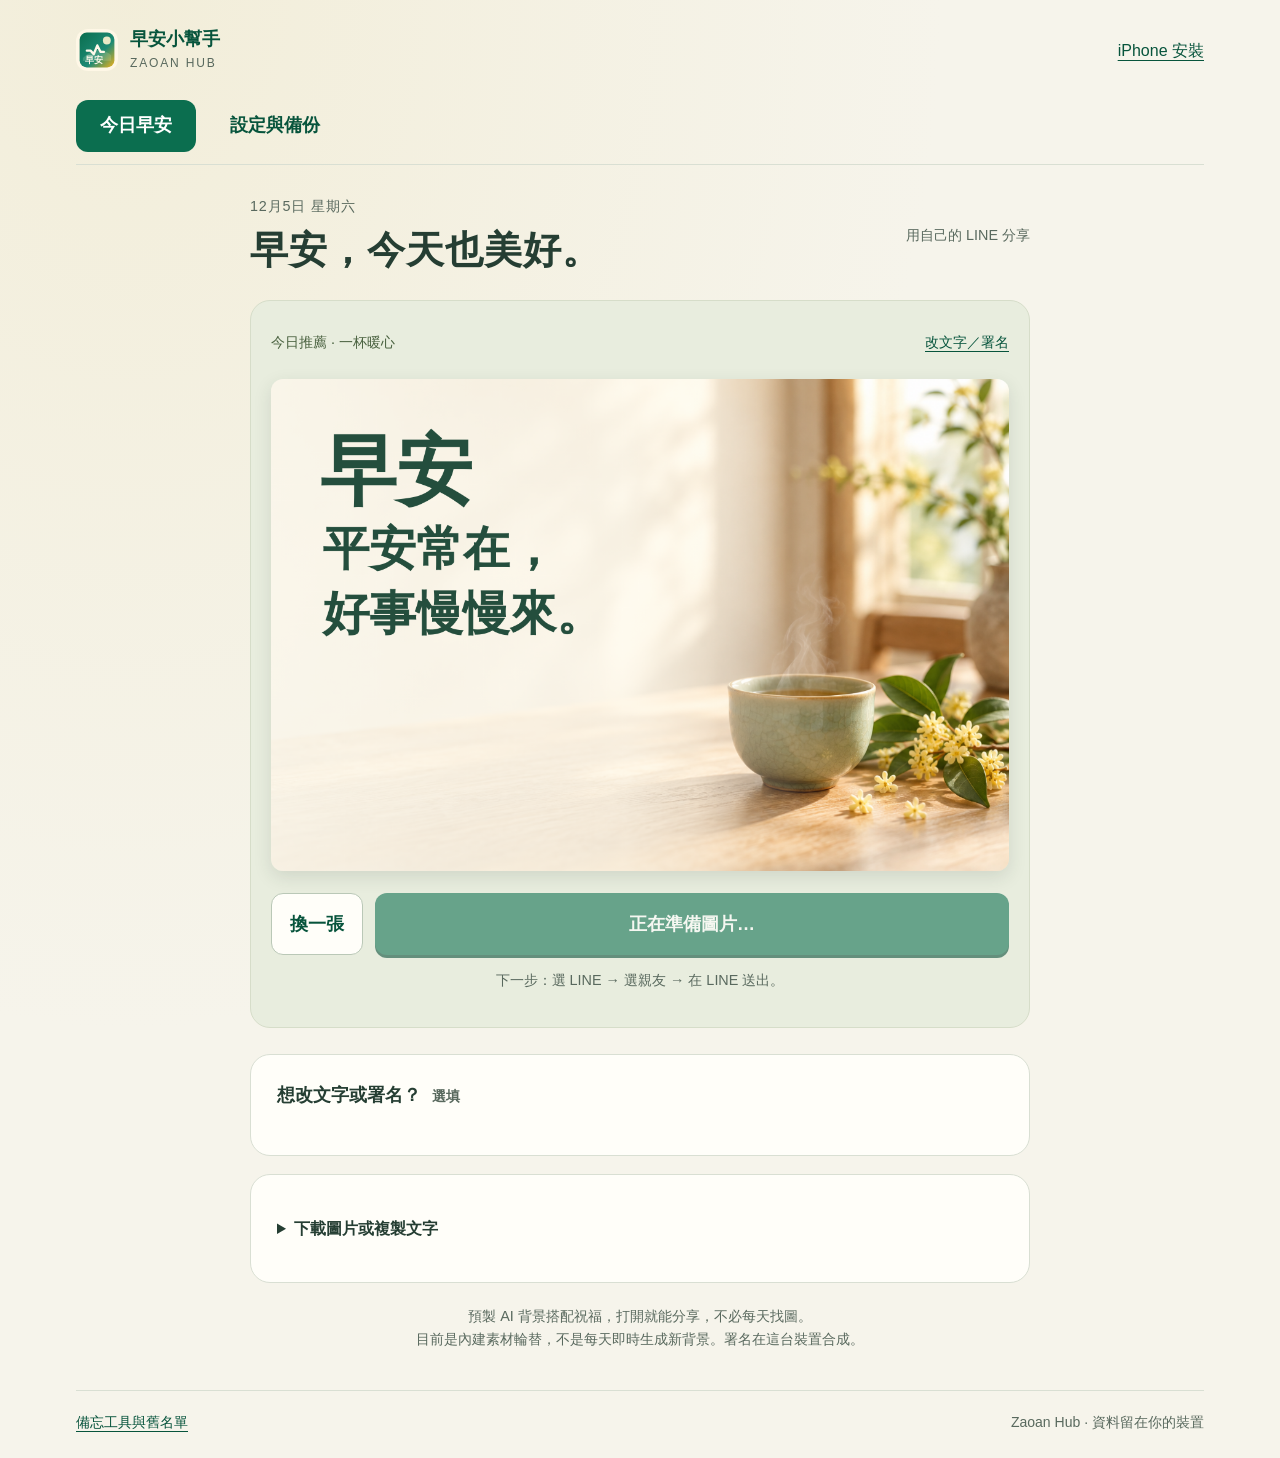
<file: app/index.html>
<!doctype html>
<html lang="zh-Hant">
<head>
  <meta charset="utf-8">
  <meta name="viewport" content="width=device-width, initial-scale=1, viewport-fit=cover">
  <meta http-equiv="Content-Security-Policy" content="default-src 'self'; base-uri 'none'; object-src 'none'; script-src 'self'; style-src 'self'; img-src 'self' data: blob:; connect-src 'self'; font-src 'self'; manifest-src 'self'; worker-src 'self'; form-action 'self'">
  <meta name="theme-color" content="#0b6e4f">
  <meta name="description" content="打開就有早安圖，換一張、加上署名，再用自己的 LINE 分享給親友。">
  <meta name="apple-mobile-web-app-capable" content="yes">
  <meta name="apple-mobile-web-app-status-bar-style" content="default">
  <meta name="apple-mobile-web-app-title" content="早安小幫手">
  <title>早安小幫手 · Zaoan Hub</title>
  <link rel="manifest" href="./manifest.webmanifest">
  <link rel="icon" href="./icon.svg" type="image/svg+xml">
  <link rel="apple-touch-icon" href="./icon.svg">
  <link rel="stylesheet" href="./styles.css">
</head>
<body>
  <a class="skip-link" href="#main">跳到主要內容</a>
  <div class="shell">
    <header class="app-header">
      <a class="brand" href="#today"><img src="./icon.svg" width="42" height="42" alt=""><span>早安小幫手<small>ZAOAN HUB</small></span></a>
      <a class="help-link" href="./guide.html">iPhone 安裝</a>
    </header>
    <nav class="app-nav" aria-label="主要選單">
      <a href="#today" data-view-link="today" aria-current="page">今日早安</a>
      <a href="#settings" data-view-link="settings">設定與備份</a>
    </nav>
    <p id="storage-warning" class="notice warning" role="alert" hidden></p>
    <div id="update-notice" class="notice update-notice" hidden><span>新版已準備好，方便時再更新。</span><button id="update-button" class="button button-secondary" type="button">重新開啟新版</button></div>
    <p id="status-box" class="status-box" role="status" aria-live="polite" aria-atomic="true"></p>
    <noscript><p class="notice warning">需要開啟 JavaScript 才能製作圖片與儲存名單。安裝說明仍可閱讀。</p></noscript>
    <main id="main" tabindex="-1">
      <section id="today" data-view aria-labelledby="today-title">
        <div class="page-heading"><div><p class="eyebrow" id="today-date">每天一點心意</p><h1 id="today-title" tabindex="-1">早安，今天也美好。</h1></div><span class="quiet-label">用自己的 LINE 分享</span></div>
        <div class="workspace">
          <section class="preview-panel" aria-label="圖片與分享">
            <div class="preview-label"><span id="greeting-label">今天的推薦</span><button id="edit-message-button" class="edit-link" type="button">改文字／署名</button></div>
            <canvas id="preview-canvas" width="1200" height="800" role="img" aria-label="早安圖預覽"></canvas>
            <p id="preview-summary" class="sr-only"></p>
            <div class="share-actions">
              <div class="primary-actions"><button id="next-greeting-button" class="button button-secondary" type="button">換一張</button><button id="share-button" class="button button-primary share-button" type="button" disabled>正在準備圖片…</button></div>
              <p id="share-help" class="helper">下一步：選 LINE → 選親友 → 在 LINE 送出。</p>
              <p id="share-result" class="helper" role="status" aria-live="polite"></p>
              <p id="artwork-status" class="helper" role="status" hidden></p>
            </div>
          </section>
          <details id="greeting-editor" class="composer panel">
            <summary>想改文字或署名？ <span class="quiet-label">選填</span></summary>
            <form id="campaign-form">
            <div class="section-heading"><h2>留一點自己的心意</h2><span id="draft-status" class="quiet-label">草稿</span></div>
            <label class="field" for="campaign-message"><span>祝福文字</span><textarea id="campaign-message" name="message" rows="3" maxlength="500" aria-describedby="message-hint message-count"></textarea></label>
            <div class="field-footer"><span id="message-hint">修改文字，圖片會一起更新。</span><span id="message-count">0 / 500</span></div>
            <div class="quick-messages" aria-label="快速換一句"><button type="button" class="phrase-button" data-message="早安，祝你今天平安順心、心情愉快。">平安順心</button><button type="button" class="phrase-button" data-message="新的一天，願你健康、快樂，笑容常在。">健康快樂</button><button type="button" class="phrase-button" data-message="早安！天氣多變，出門記得照顧自己。">貼心叮嚀</button></div>
            <label class="field" for="campaign-sender"><span>你的署名 <small>可不填，設定後會保留</small></span><input id="campaign-sender" name="sender" maxlength="20" placeholder="例如：美惠" autocomplete="off"></label>
            <p id="recommendation-help" class="helper"></p><button id="use-daily-button" class="button button-ghost" type="button">改用今日推薦</button>
            </form>
          </details>
          <details class="panel extra-sharing"><summary>下載圖片或複製文字</summary><div class="secondary-actions"><button id="download-button" class="button button-secondary" type="button" disabled>下載圖片</button><button id="copy-button" class="button button-secondary" type="button">複製祝福文字</button></div></details>
        </div>
        <p class="page-note">預製 AI 背景搭配祝福，打開就能分享，不必每天找圖。<br>目前是內建素材輪替，不是每天即時生成新背景。署名在這台裝置合成。</p>
      </section>
      <section id="contacts" data-view aria-labelledby="contacts-title" hidden>
        <div class="page-heading"><div><p class="eyebrow">保留原本的資料，不是分享的必填步驟</p><h1 id="contacts-title" tabindex="-1">備忘工具</h1></div><a class="button button-secondary" href="#today">回去準備早安圖</a></div>
        <p class="intro">這裡的名單與回覆勾記只供自己參考，不會同步到 LINE。想直接分享圖片，不需要使用這些工具。</p>
        <details class="panel recipient-details">
          <summary>今天想問候誰 <span id="selected-count" class="tag">選填</span></summary>
          <p class="helper">這是給自己看的備忘，不會傳出去，也不會替 LINE 選人。分享時仍要在 LINE 選朋友或群組。</p>
          <label class="field" for="campaign-group"><span>套用常用名單</span><select id="campaign-group" name="group"></select></label>
          <div id="campaign-recipients-picker" class="picker-grid"></div>
          <button id="clear-selection-button" class="button button-ghost" type="button">取消全部勾選</button>
          <ul id="recipient-preview" class="sr-only"></ul>
          <label class="field" for="campaign-title"><span>備忘標題，不會印在圖片上</span><input id="campaign-title" name="title" maxlength="30"></label>
        </details>
        <section id="daily-replies" class="panel daily-replies" aria-labelledby="daily-replies-title">
          <div class="section-heading"><div><p class="eyebrow" id="daily-replies-date"></p><h2 id="daily-replies-title" tabindex="-1">今天的回覆備忘</h2></div><span id="daily-replies-count" class="tag" role="status" aria-live="polite">尚未勾記</span></div>
          <p class="helper">手動記下誰傳來問候；本程式不會讀取 LINE，也不會替你選聊天室。每日勾記依裝置日期重新開始，親友名單與草稿會保留。</p>
          <div class="management-grid">
            <fieldset><legend>1. 今天收到誰的問候？</legend><div id="received-picker" class="picker-grid"></div><button id="add-contact-shortcut" class="button button-ghost" type="button">新增親友或聊天室備忘</button></fieldset>
            <div><h3>2. 在 LINE 回覆後，勾記完成</h3><p id="daily-replies-empty" class="empty-state">先在左側或上方勾記收到問候的對象。</p><div id="reply-checklist" class="list-stack"></div><p id="pending-replies" class="helper"></p><button id="prepare-replies-button" class="button button-secondary" type="button" disabled>回去準備圖片</button><p class="helper">最後仍要在 LINE 選人送出。取消分享或只開啟面板，都不會自動標記已回覆。</p></div>
          </div>
        </section>
        <div class="management-grid">
          <section class="panel"><div class="section-heading"><h2>親友</h2><span id="contact-count" class="tag">0 位</span></div>
            <form id="contact-form" class="stack-form">
              <label class="field" for="contact-name"><span>親友或聊天室暱稱</span><input id="contact-name" name="name" maxlength="20" required placeholder="例如：王阿姨、家族群" autocomplete="off"></label>
              <div class="form-row"><label class="field" for="contact-channel"><span>常用軟體</span><select id="contact-channel" name="channel"><option value="line">LINE</option><option value="imessage">iMessage</option><option value="email">Email</option><option value="unknown">未確認</option></select></label><label class="field" for="contact-note"><span>備註 <small>選填</small></span><input id="contact-note" name="note" maxlength="40" placeholder="例如：喜歡花草" autocomplete="off"></label></div>
              <button class="button button-primary" type="submit">新增親友</button>
            </form>
            <p id="contacts-empty" class="empty-state">還沒有親友名單。先記下一位常問候的人吧。</p><div id="contacts-list" class="list-stack"></div>
          </section>
          <section class="panel"><div class="section-heading"><h2>常用名單</h2><span id="group-count" class="tag">0 組</span></div>
            <form id="group-form" class="stack-form"><label class="field" for="group-name"><span>名單名稱</span><input id="group-name" name="name" maxlength="20" required placeholder="例如：社區朋友" autocomplete="off"></label><fieldset><legend>勾選親友</legend><div id="group-members-picker" class="picker-grid"></div></fieldset><button class="button button-primary" type="submit">建立常用名單</button></form>
            <p id="groups-empty" class="empty-state">把常一起問候的人放在同一份名單，下次不用逐個勾選。</p><div id="groups-list" class="list-stack"></div>
          </section>
        </div>
      </section>
      <section id="settings" data-view aria-labelledby="settings-title" hidden>
        <div class="page-heading"><div><p class="eyebrow">安心使用，記得備份</p><h1 id="settings-title" tabindex="-1">照顧好你的資料。</h1></div></div>
        <div class="settings-grid">
          <section class="panel"><h2>換手機或備份</h2><p>名單、草稿與回覆勾記只留在這台裝置，不會自動同步。清除瀏覽器資料前，請先下載備份。</p><div class="button-row"><button id="export-state-button" class="button button-primary" type="button">下載全部資料備份</button><button id="import-state-button" class="button button-secondary" type="button">從備份還原</button></div><input id="import-state-file" type="file" accept="application/json,.json" hidden><p class="helper">備份檔含親友姓名、備註與當日回覆勾記，請妥善保管。還原會取代目前資料。</p></section>
          <section class="panel"><div class="section-heading"><h2>在公務電腦上使用</h2><span id="privacy-mode-badge" class="tag">檢查儲存方式中</span></div><p id="privacy-mode-copy"></p><button id="privacy-mode-button" class="button button-secondary" type="button">啟用共用裝置模式</button><p class="helper">不是加密或密碼鎖。共用電腦離開前請備份、清空資料，並關閉相關分頁。</p></section>
          <section class="panel"><h2>安裝與離線使用</h2><div class="badge-row"><span id="app-mode-badge" class="tag">瀏覽器模式</span><span id="offline-badge" class="tag">正在準備離線使用…</span><span id="network-badge" class="tag"></span></div><p id="install-copy">首次開啟需要網路。離線準備完成後，可以離線寫祝福、製作圖片；LINE 送出仍需要網路。</p><a class="button button-secondary" href="./guide.html">查看 iPhone 安裝步驟</a></section>
          <section class="panel"><h2>其他操作</h2><p>匯出「今天想問候誰」勾選的備忘名單，或載入示範資料試用。當日回覆勾記請用上方的全部資料備份保存。</p><div class="button-row"><button id="export-button" class="button button-secondary" type="button">匯出這次的備忘名單</button><button id="seed-button" class="button button-ghost" type="button">載入示範名單</button></div><div class="danger-zone"><h3>清空這裡的資料</h3><p class="helper">清除本程式在這個分頁使用的名單、草稿與回覆勾記，不影響 LINE。此操作無法復原，請先備份。</p><button id="reset-button" class="button button-danger" type="button">清空名單與草稿</button></div></section>
        </div>
      </section>
    </main>
    <footer class="app-footer"><a href="#contacts" data-view-link="contacts">備忘工具與舊名單</a><span>Zaoan Hub · 資料留在你的裝置</span></footer>
  </div>
  <script src="./storage.js" defer></script>
  <script src="./state.js" defer></script>
  <script src="./greetings.js" defer></script>
  <script src="./app.js" defer></script>
  <script src="./data-transfer.js" defer></script>
  <script src="./privacy.js" defer></script>
  <script src="./pwa.js" defer></script>
  <script src="./legacy-upgrade.js" defer></script>
</body>
</html>
</file>
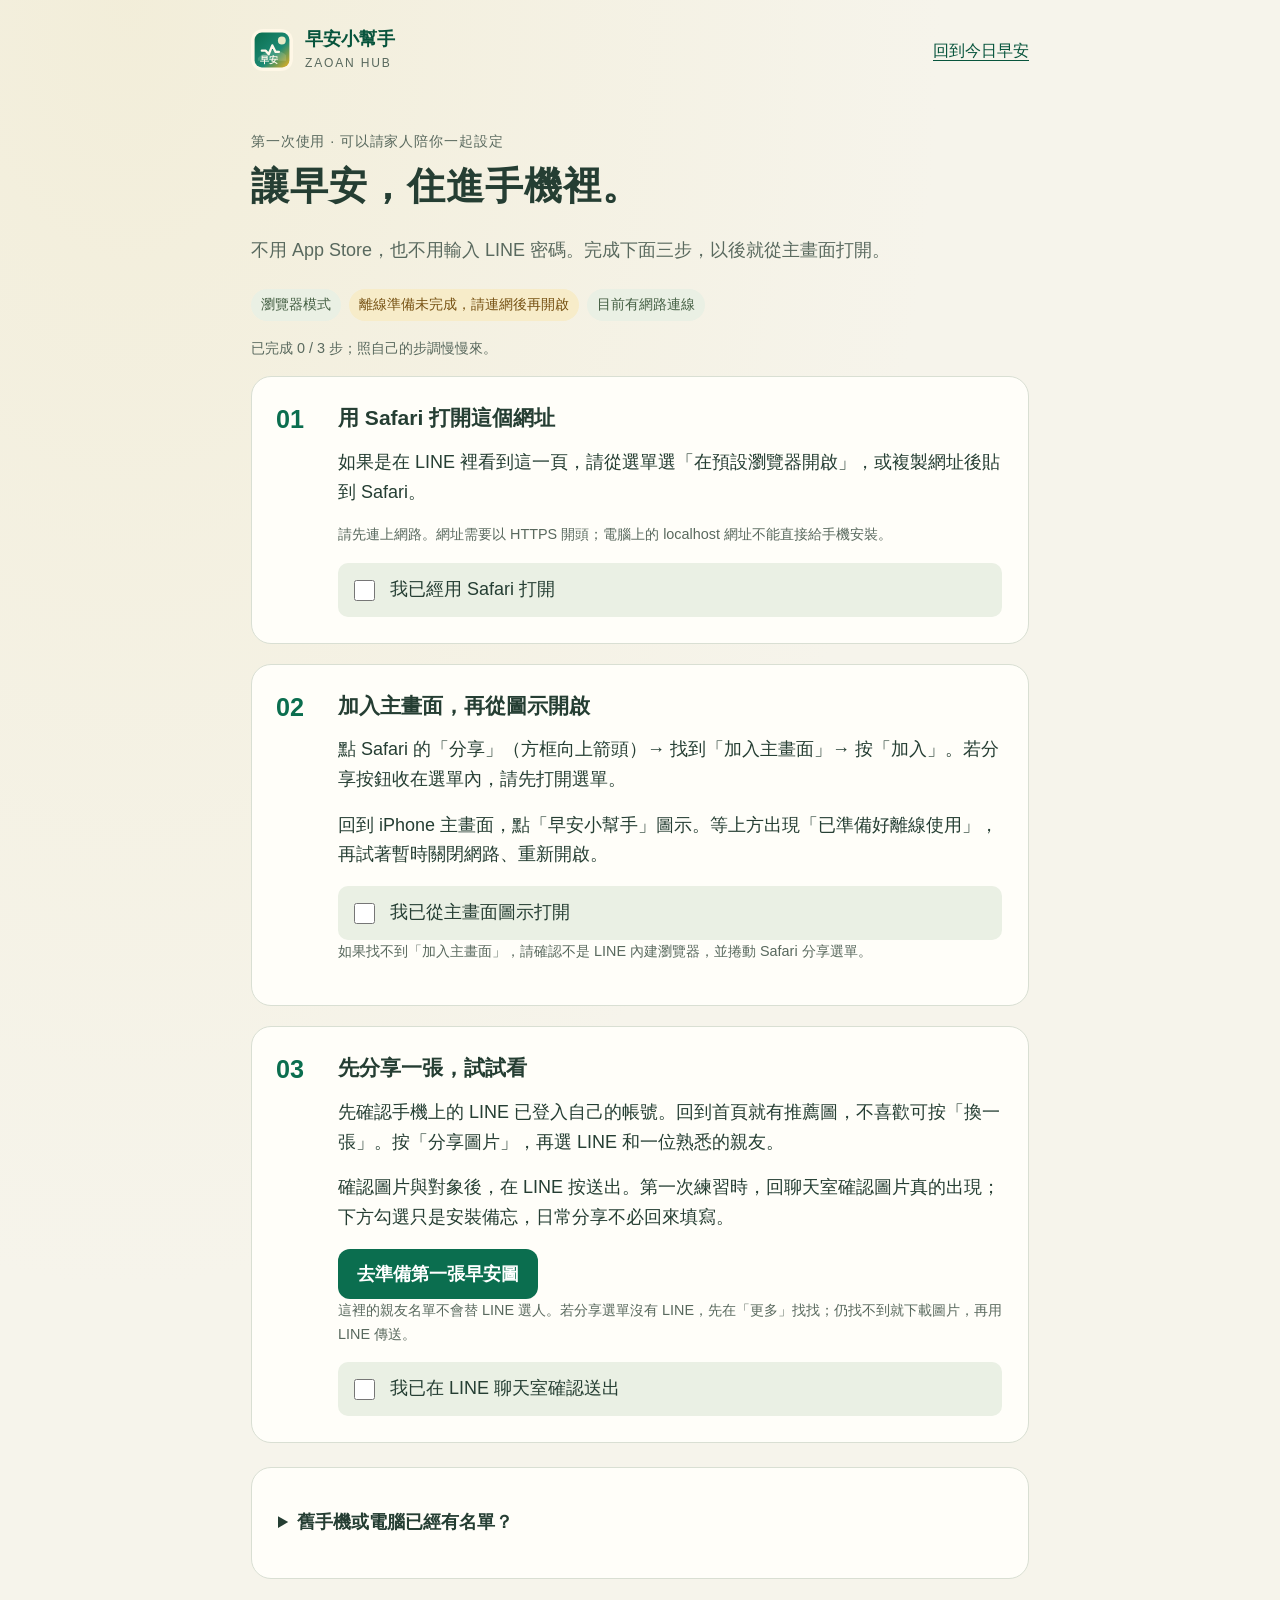
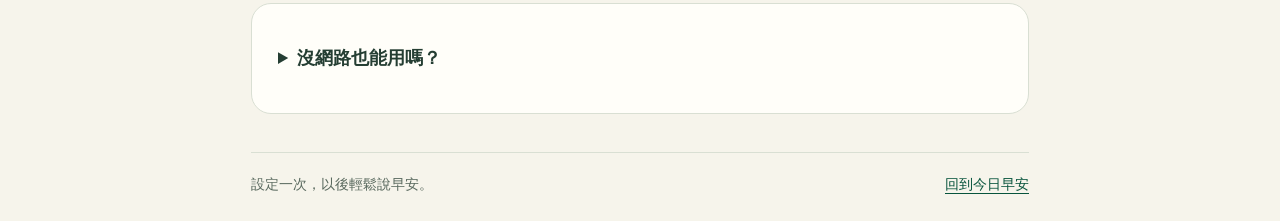
<file: app/guide.html>
<!doctype html>
<html lang="zh-Hant">
<head>
  <meta charset="utf-8">
  <meta name="viewport" content="width=device-width, initial-scale=1, viewport-fit=cover">
  <meta http-equiv="Content-Security-Policy" content="default-src 'self'; base-uri 'none'; object-src 'none'; script-src 'self'; style-src 'self'; img-src 'self' data: blob:; connect-src 'self'; font-src 'self'; manifest-src 'self'; worker-src 'self'; form-action 'self'">
  <meta name="theme-color" content="#0b6e4f">
  <meta name="description" content="在 iPhone 加入早安小幫手，練習用自己的 LINE 分享早安圖。">
  <meta name="apple-mobile-web-app-capable" content="yes">
  <meta name="apple-mobile-web-app-status-bar-style" content="default">
  <meta name="apple-mobile-web-app-title" content="早安小幫手">
  <title>iPhone 安裝導引 · 早安小幫手</title>
  <link rel="manifest" href="./manifest.webmanifest">
  <link rel="icon" href="./icon.svg" type="image/svg+xml">
  <link rel="apple-touch-icon" href="./icon.svg">
  <link rel="stylesheet" href="./styles.css">
</head>
<body>
  <a class="skip-link" href="#main">跳到安裝步驟</a>
  <div class="shell guide-shell">
    <header class="app-header"><a class="brand" href="./"><img src="./icon.svg" width="42" height="42" alt=""><span>早安小幫手<small>ZAOAN HUB</small></span></a><a class="help-link" href="./">回到今日早安</a></header>
    <main id="main" tabindex="-1">
      <div class="page-heading"><div><p class="eyebrow">第一次使用 · 可以請家人陪你一起設定</p><h1>讓早安，住進手機裡。</h1></div></div>
      <p class="guide-intro">不用 App Store，也不用輸入 LINE 密碼。完成下面三步，以後就從主畫面打開。</p>
      <div id="update-notice" class="notice update-notice" hidden><span>新版已準備好。</span><button id="update-button" class="button button-secondary" type="button">重新開啟新版</button></div>
      <div class="badge-row"><span id="app-mode-badge" class="tag">瀏覽器模式</span><span id="offline-badge" class="tag">正在準備離線使用…</span><span id="network-badge" class="tag"></span></div>
      <p id="guide-progress" class="helper" role="status" aria-live="polite">可以依序勾選已完成的步驟。</p>
      <div class="guide-steps">
        <section class="panel guide-step">
          <h2>用 Safari 打開這個網址</h2>
          <p>如果是在 LINE 裡看到這一頁，請從選單選「在預設瀏覽器開啟」，或複製網址後貼到 Safari。</p>
          <p class="helper">請先連上網路。網址需要以 HTTPS 開頭；電腦上的 localhost 網址不能直接給手機安裝。</p>
          <label class="checklist-row"><input type="checkbox" data-guide-step="opened_safari"><span>我已經用 Safari 打開</span></label>
        </section>
        <section class="panel guide-step">
          <h2>加入主畫面，再從圖示開啟</h2>
          <p>點 Safari 的「分享」（方框向上箭頭）→ 找到「加入主畫面」→ 按「加入」。若分享按鈕收在選單內，請先打開選單。</p>
          <p>回到 iPhone 主畫面，點「早安小幫手」圖示。等上方出現「已準備好離線使用」，再試著暫時關閉網路、重新開啟。</p>
          <label class="checklist-row"><input type="checkbox" data-guide-step="added_home_screen"><span>我已從主畫面圖示打開</span></label>
          <p class="helper">如果找不到「加入主畫面」，請確認不是 LINE 內建瀏覽器，並捲動 Safari 分享選單。</p>
        </section>
        <section class="panel guide-step">
          <h2>先分享一張，試試看</h2>
          <p>先確認手機上的 LINE 已登入自己的帳號。回到首頁就有推薦圖，不喜歡可按「換一張」。按「分享圖片」，再選 LINE 和一位熟悉的親友。</p>
          <p>確認圖片與對象後，在 LINE 按送出。第一次練習時，回聊天室確認圖片真的出現；下方勾選只是安裝備忘，日常分享不必回來填寫。</p>
          <a class="button button-primary" href="./">去準備第一張早安圖</a>
          <p class="helper">這裡的親友名單不會替 LINE 選人。若分享選單沒有 LINE，先在「更多」找找；仍找不到就下載圖片，再用 LINE 傳送。</p>
          <label class="checklist-row"><input type="checkbox" data-guide-step="line_target_confirmed"><span>我已在 LINE 聊天室確認送出</span></label>
        </section>
      </div>
      <details class="panel guide-faq"><summary>舊手機或電腦已經有名單？</summary><p>名單不是使用的必要條件。需要搬資料時，在原本的裝置開「設定與備份」，下載全部資料備份，再把檔案傳到這台 iPhone。</p><p>從主畫面圖示開啟本程式，進「設定與備份」選「從備份還原」。若 Safari 和主畫面版本的資料不同，請在實際要使用的版本還原備份。</p><a class="text-link" href="./#settings">前往設定與備份</a><p id="guide-data-copy" class="helper"></p></details>
      <details class="panel guide-faq"><summary>沒網路也能用嗎？</summary><p>離線準備完成後，可以寫祝福、製作圖片、整理名單與備份；LINE 真正送出訊息仍需要網路。瀏覽器若清除儲存空間，可能需要再次連網開啟。</p><p>加入主畫面不是資料備份，換手機前仍要下載備份檔。</p></details>
      <p id="guide-storage-warning" class="notice warning" role="alert" hidden>這個瀏覽器無法儲存導引進度。你仍可照步驟完成安裝。</p>
    </main>
    <footer class="app-footer"><span>設定一次，以後輕鬆說早安。</span><a href="./">回到今日早安</a></footer>
  </div>
  <script src="./storage.js" defer></script>
  <script src="./guide.js" defer></script>
  <script src="./pwa.js" defer></script>
</body>
</html>
</file>
<file: app/styles.css>
:root {
  color-scheme: light;
  --paper: #f6f4eb;
  --surface: #fffef9;
  --ink: #253e33;
  --muted: #59695e;
  --green: #0b6e4f;
  --green-dark: #07543c;
  --line: #d9dfd3;
  --soft: #eaf0e4;
  --gold: #ecd187;
  --danger: #9e3028;
  --radius: 20px;
  font-family: "Noto Sans TC", "PingFang TC", "Microsoft JhengHei", sans-serif;
  font-size: 18px;
  color: var(--ink);
  background: var(--paper);
  line-height: 1.65;
}
* { box-sizing: border-box; }
[hidden] { display: none !important; }
body { margin: 0; background: radial-gradient(ellipse at 10% 0, #efe8ca88, transparent 50%); }
button, input, select, textarea { font: inherit; }
button, a, input, textarea, select, summary { -webkit-tap-highlight-color: transparent; }
button, summary, a { touch-action: manipulation; }
a { color: var(--green-dark); text-underline-offset: 4px; }
button { cursor: pointer; }
button:disabled { cursor: wait; opacity: .58; }
:focus-visible { outline: 3px solid #a35d00; outline-offset: 4px; }
h1, h2, h3, p { margin-top: 0; }
h1 { font-family: "Noto Serif TC", "Songti TC", "PMingLiU", serif; font-size: clamp(1.65rem, 3vw, 2.25rem); line-height: 1.3; letter-spacing: .025em; margin-bottom: 0; }
h2 { font-size: 1.17rem; line-height: 1.45; margin-bottom: 14px; }
h3 { font-size: 1rem; margin-bottom: 8px; }
p { margin-bottom: 16px; }
small { font-size: .8rem; font-weight: 400; color: var(--muted); }
.shell { max-width: 1200px; margin: auto; padding: 0 36px max(24px, env(safe-area-inset-bottom)); }
.app-header { min-height: 100px; display: flex; align-items: center; justify-content: space-between; gap: 16px; }
.brand { display: inline-flex; align-items: center; gap: 12px; font-weight: 700; line-height: 1.3; text-decoration: none; }
.brand img { border-radius: 12px; }
.brand small { display: block; font-size: .67rem; letter-spacing: .15em; padding-top: 4px; }
.help-link { font-size: .89rem; padding: 12px 0; }
.app-nav { display: flex; gap: 10px; border-bottom: 1px solid var(--line); padding-bottom: 12px; }
.app-nav a { padding: 11px 24px; min-height: 48px; text-decoration: none; font-weight: 700; border-radius: 12px; }
.app-nav a[aria-current="page"] { color: #fff; background: var(--green); }
.app-nav a:not([aria-current="page"]):hover { background: var(--soft); }
.page-heading { display: flex; justify-content: space-between; align-items: center; gap: 16px; margin: 30px 0 24px; }
.eyebrow { font-size: .8rem; color: var(--muted); letter-spacing: .06em; margin-bottom: 8px; }
.quiet-label { color: var(--muted); font-size: .8rem; }
#today { max-width: 780px; margin-inline: auto; }
.workspace { display: grid; gap: 18px; }
.primary-actions { display: grid; grid-template-columns: auto minmax(0, 1fr); gap: 12px; }
.primary-actions .share-button { font-size: 1rem; }
.composer > summary { padding-block: 0; display: block; }
.composer[open] > summary { margin-bottom: 22px; }
.extra-sharing { margin-top: 0; padding-block: 12px; }
.extra-sharing summary { font-size: .89rem; }
#contacts > .management-grid { margin-top: 24px; }
.panel { background: var(--surface); border: 1px solid var(--line); border-radius: var(--radius); padding: 26px; min-width: 0; }
.preview-panel { min-width: 0; background: #e8edde; padding: 20px; border-radius: var(--radius); border: 1px solid #d6ddc9; }
.preview-label { display: flex; flex-wrap: wrap; gap: 4px 10px; justify-content: space-between; font-size: .8rem; color: #48603e; margin-bottom: 14px; }
.preview-label { align-items: center; }
.edit-link { background: none; border: 0; color: var(--green-dark); padding: 6px 0 6px 14px; min-height: 44px; text-decoration: underline; text-underline-offset: 4px; }
canvas { width: 100%; height: auto; display: block; border-radius: 12px; box-shadow: 0 6px 18px #263b3020; }
.share-actions { padding-top: 22px; }
.button { border: 1px solid transparent; min-height: 48px; display: inline-flex; align-items: center; justify-content: center; gap: 8px; padding: 11px 18px; border-radius: 12px; text-decoration: none; line-height: 1.45; font-weight: 700; text-align: center; }
.button-primary { color: #fff; background: var(--green); }
.button-primary:hover:not(:disabled) { background: var(--green-dark); }
.button-secondary { color: var(--green-dark); background: var(--surface); border-color: #bac8b7; }
.button-secondary:hover:not(:disabled) { background: var(--soft); }
.button-ghost { background: transparent; color: var(--green-dark); }
.button-ghost:hover { background: var(--soft); }
.button-danger { background: #fff6f3; border-color: #dbb7b1; color: var(--danger); }
.share-button { width: 100%; min-height: 62px; font-size: 1.17rem; box-shadow: 0 3px 0 #064d37; }
.helper, .field-footer { font-size: .8rem; color: var(--muted); line-height: 1.65; }
.share-actions > .helper { margin: 14px 0; text-align: center; }
.secondary-actions { display: grid; grid-template-columns: 1fr 1fr; gap: 10px; }
.secondary-actions .button { font-size: .89rem; padding-inline: 8px; }
#share-result:empty { display: none; }
#share-result { color: var(--green-dark); }
.section-heading { display: flex; align-items: baseline; justify-content: space-between; gap: 12px; margin-bottom: 18px; }
.section-heading h2 { margin: 0; }
.field { display: grid; gap: 7px; margin: 0 0 18px; min-width: 0; font-weight: 700; }
.field small { margin-left: 5px; }
input:not([type="checkbox"]):not([type="radio"]), textarea, select { width: 100%; min-width: 0; min-height: 50px; padding: 12px 14px; border: 1px solid #aebcab; border-radius: 10px; background: #fff; color: var(--ink); font-size: 1rem; line-height: 1.6; font-weight: 400; }
textarea { resize: vertical; min-height: 124px; }
input::placeholder { color: #69756b; opacity: 1; }
.composer .field:has(textarea) { margin-bottom: 6px; }
.field-footer { display: flex; justify-content: space-between; gap: 12px; font-size: .78rem; }
#message-count { flex-shrink: 0; }
.quick-messages { display: flex; flex-wrap: wrap; gap: 8px; margin: 14px 0 22px; }
.phrase-button { background: var(--soft); color: #395535; border: 1px solid #cedac7; border-radius: 100px; min-height: 44px; padding: 8px 13px; font-size: .8rem; }
.phrase-button:hover { background: #dbe7cf; }
details { border-top: 1px solid var(--line); padding-top: 4px; margin-top: 8px; }
summary { cursor: pointer; padding: 14px 0; font-weight: 700; min-height: 48px; }
summary .tag, summary .quiet-label { margin-left: 6px; }
.advanced-details summary { font-size: .89rem; color: var(--muted); font-weight: 400; }
.tag { display: inline-block; border-radius: 100px; padding: 4px 10px; color: #456044; background: var(--soft); font-size: .78rem; font-weight: 500; }
.tag.warn { background: #f7ecc9; color: #765112; }
.tag.offline { background: #f7e5d9; color: #864323; }
.badge-row { display: flex; flex-wrap: wrap; gap: 8px; margin: 16px 0; }
.picker-grid { display: flex; flex-wrap: wrap; gap: 10px; margin-bottom: 12px; max-height: 330px; overflow-y: auto; padding: 5px; }
.picker-chip { display: inline-flex; align-items: center; gap: 8px; border: 1px solid var(--line); border-radius: 10px; padding: 10px 12px; min-height: 48px; cursor: pointer; overflow-wrap: anywhere; }
.picker-chip:has(input:checked) { background: var(--soft); border-color: var(--green); }
input[type="checkbox"] { accent-color: var(--green); width: 21px; height: 21px; flex-shrink: 0; }
.text-link { display: inline-block; padding: 12px 4px; font-size: .89rem; }
.page-note { font-size: .8rem; color: var(--muted); text-align: center; margin: 22px 0; }
.intro { color: var(--muted); max-width: 760px; }
.management-grid, .settings-grid { display: grid; grid-template-columns: repeat(2, minmax(0, 1fr)); gap: 24px; align-items: start; }
.form-row { display: grid; grid-template-columns: minmax(120px, .75fr) minmax(0, 1fr); gap: 14px; }
.stack-form { margin-bottom: 24px; }
.stack-form > .button { width: 100%; }
fieldset { margin: 0; padding: 0; border: 0; min-width: 0; }
legend { font-weight: 700; margin-bottom: 8px; }
.empty-state { padding: 18px; background: var(--paper); border-radius: 10px; font-size: .89rem; color: var(--muted); }
.list-stack { display: grid; gap: 12px; }
.daily-replies { margin-top: 24px; }
.daily-replies .management-grid { gap: 24px; }
.reply-row { display: flex; align-items: center; gap: 12px; min-height: 60px; padding: 12px; border: 1px solid var(--line); border-radius: 10px; cursor: pointer; overflow-wrap: anywhere; }
.reply-row span { min-width: 0; }
.reply-row small { display: block; }
.reply-row:has(input:checked) { background: var(--soft); }
#pending-replies { margin: 16px 0; overflow-wrap: anywhere; }
#prepare-replies-button:disabled { cursor: default; }
.list-card { border-top: 1px solid var(--line); padding-top: 16px; overflow-wrap: anywhere; }
.card-head { display: flex; gap: 12px; align-items: center; justify-content: space-between; }
.card-title { display: flex; flex-wrap: wrap; gap: 8px; align-items: center; min-width: 0; }
.card-head .button { flex-shrink: 0; font-size: .8rem; padding-inline: 12px; }
.contact-note, .group-meta { font-size: .8rem; color: var(--muted); margin: 8px 0 0; }
.button-row { display: flex; flex-wrap: wrap; gap: 10px; margin-bottom: 16px; }
.danger-zone { border-top: 1px solid var(--line); margin-top: 24px; padding-top: 22px; }
.app-footer { display: flex; justify-content: space-between; gap: 16px; border-top: 1px solid var(--line); padding-top: 20px; margin-top: 38px; color: var(--muted); font-size: .78rem; }
.status-box:not(:empty), .notice { margin: 18px 0 0; padding: 14px 18px; border-radius: 12px; border: 1px solid #bfceb6; background: #eef4e6; overflow-wrap: anywhere; }
.status-box:empty { margin: 0; }
.warning { background: #fff0d8; border-color: #d6b77d; color: #734918; }
.update-notice { display: flex; justify-content: space-between; align-items: center; gap: 16px; }
.skip-link { position: fixed; top: -100px; left: 16px; z-index: 10; background: white; padding: 12px; }
.skip-link:focus { top: 10px; }
.sr-only { position: absolute; width: 1px; height: 1px; padding: 0; margin: -1px; overflow: hidden; clip-path: inset(50%); white-space: nowrap; border: 0; }
.guide-shell { max-width: 850px; }
.guide-intro { color: var(--muted); margin: 16px 0 24px; }
.guide-steps { display: grid; gap: 20px; counter-reset: guide; }
.guide-step { position: relative; padding-left: 86px; }
.guide-step::before { counter-increment: guide; content: counter(guide, decimal-leading-zero); position: absolute; left: 24px; top: 22px; font-size: 1.4rem; color: var(--green); font-weight: 700; }
.checklist-row { display: flex; align-items: flex-start; gap: 12px; min-height: 48px; padding: 12px; background: var(--soft); border-radius: 10px; cursor: pointer; }
.checklist-row input { margin-top: 5px; }
.guide-faq { margin-top: 24px; }
@media (max-width: 850px) {
  .shell { padding-inline: 24px; }
  .workspace { grid-template-columns: 1fr; gap: 18px; }
  .panel { padding: 20px; }
  .preview-panel, .composer { max-width: 620px; width: 100%; margin: 0 auto; }
  .page-heading > .quiet-label { display: none; }
}
@media (max-width: 640px) {
  .shell { padding-inline: 16px; }
  .app-header { min-height: 82px; gap: 8px; }
  .brand { gap: 8px; font-size: 1rem; }
  .brand img { width: 36px; height: 36px; }
  .help-link { font-size: .78rem; white-space: nowrap; }
  .app-nav { gap: 4px; }
  .app-nav a { flex: 1; text-align: center; padding: 12px 5px; font-size: .89rem; }
  .page-heading { margin: 24px 0 20px; align-items: flex-start; flex-direction: column; }
  .eyebrow { margin-bottom: 6px; }
  .preview-panel { padding: 14px; }
  .preview-label { margin-bottom: 10px; font-size: .78rem; }
  .share-actions { padding-top: 16px; }
  .management-grid, .settings-grid { grid-template-columns: 1fr; }
  .panel { padding: 20px 16px; border-radius: 16px; }
  .app-footer { flex-direction: column; gap: 4px; margin-top: 28px; }
  .update-notice { align-items: stretch; flex-direction: column; }
  .guide-step { padding-left: 62px; }
  .guide-step::before { left: 16px; font-size: 1.25rem; }
  .section-heading { flex-wrap: wrap; gap: 8px; }
}
@media (prefers-reduced-motion: no-preference) {
  [data-view]:not([hidden]) { animation: arrive .24s ease-out; }
  @keyframes arrive { from { opacity: .4; transform: translateY(6px); } to { opacity: 1; transform: none; } }
}
</file>
